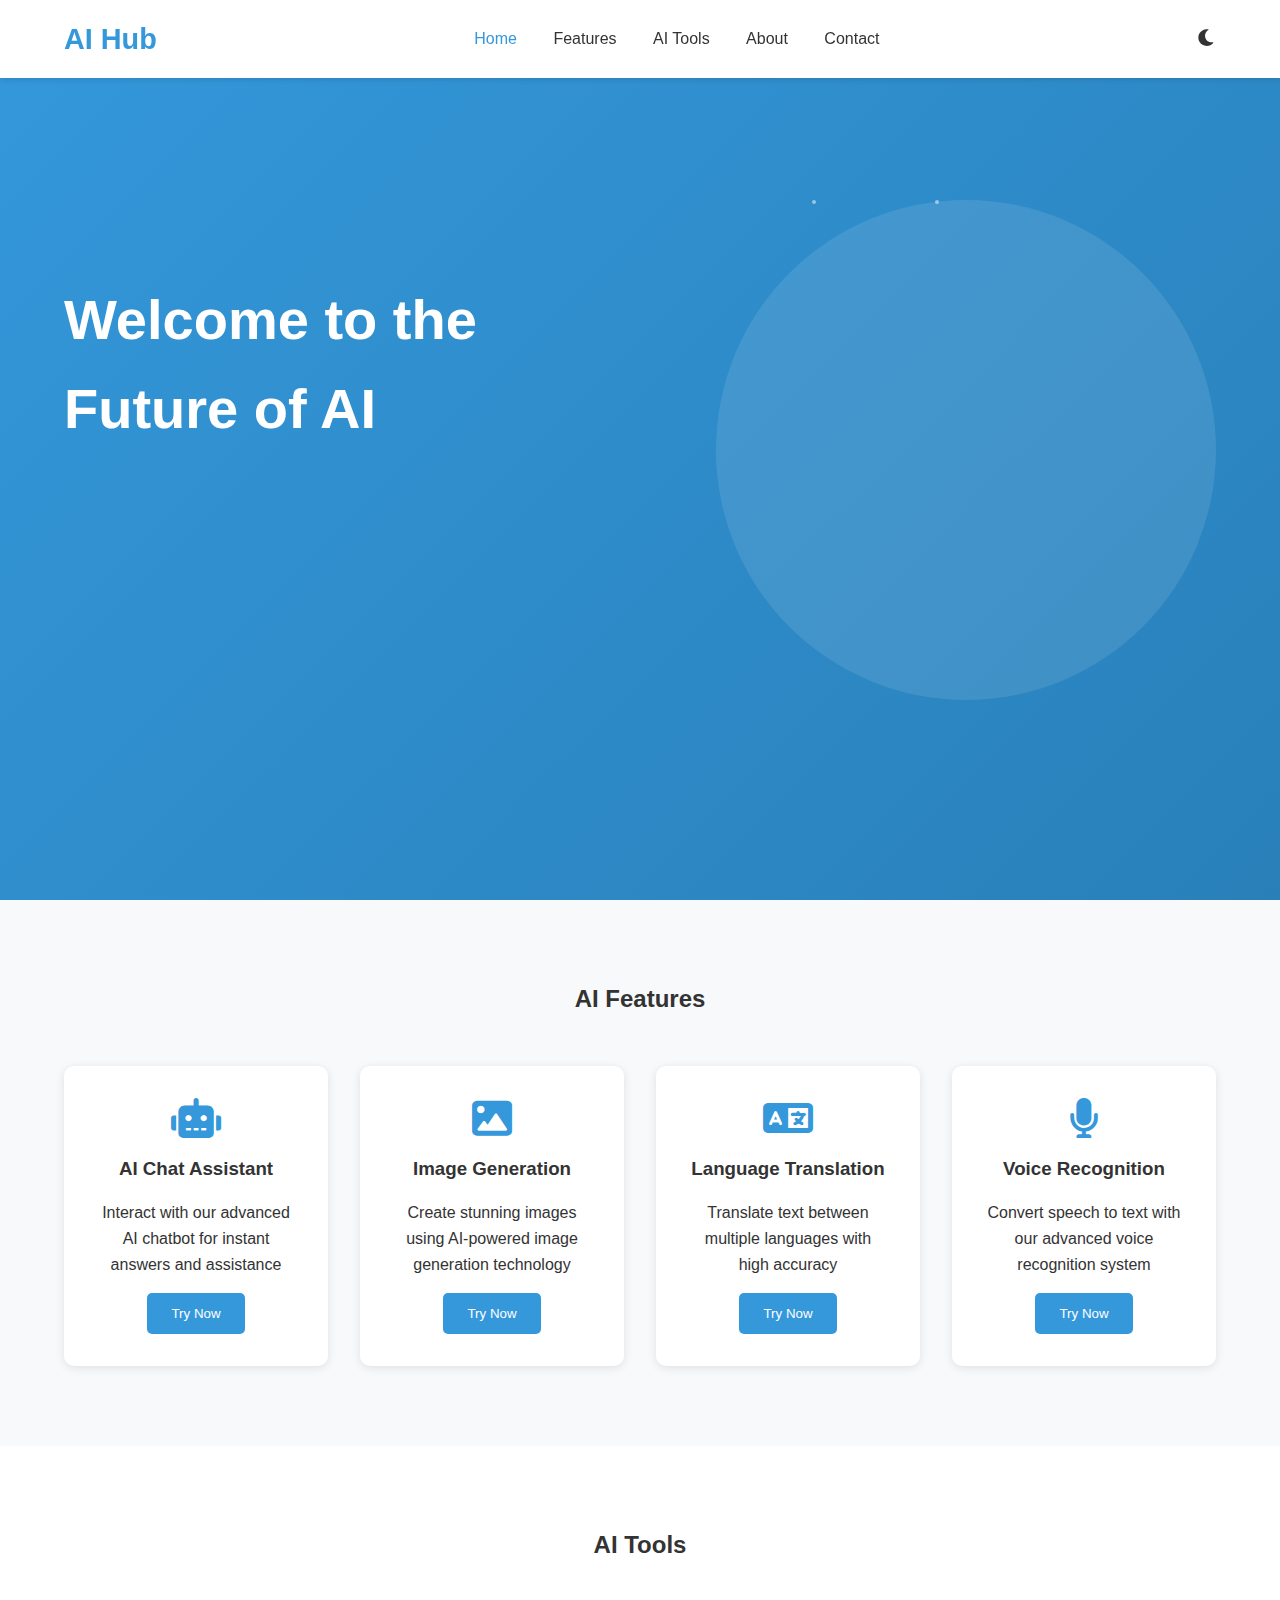
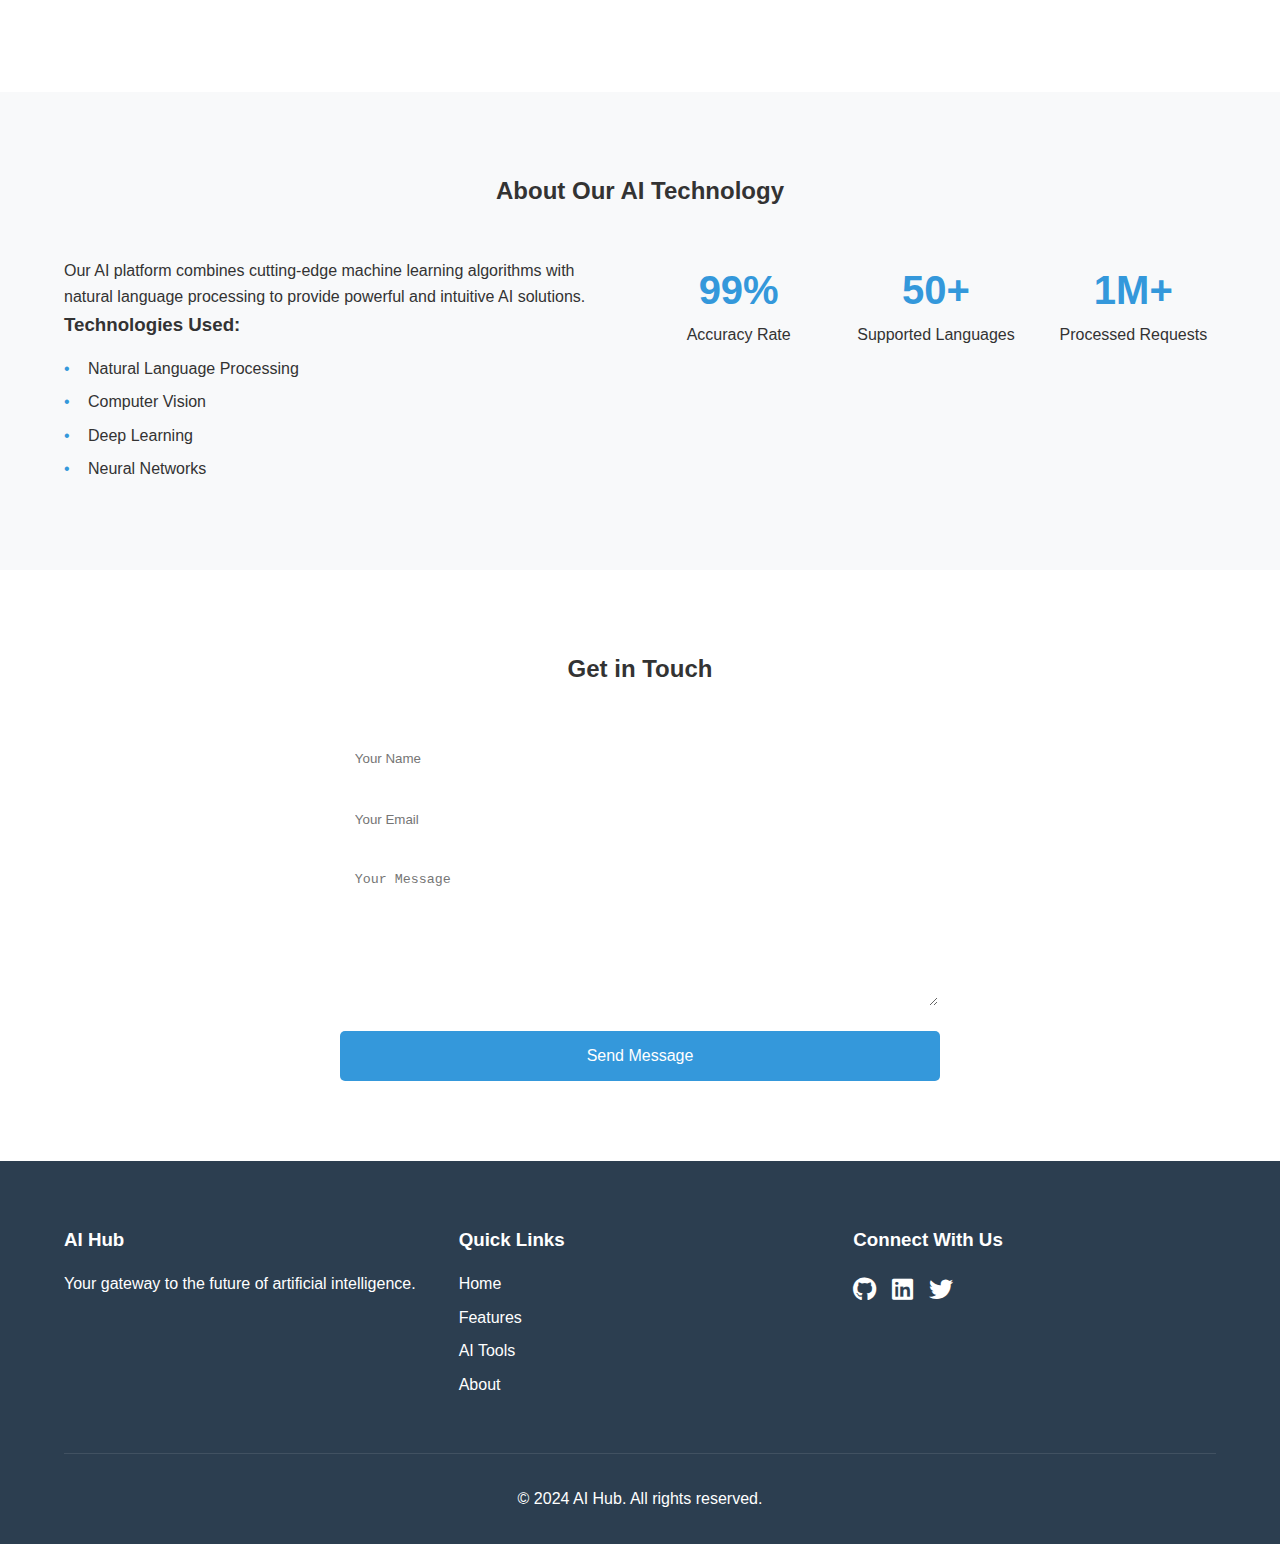
<file: Resume website/project 4/index.html>
<!DOCTYPE html>
<html lang="en">
<head>
    <meta charset="UTF-8">
    <meta name="viewport" content="width=device-width, initial-scale=1.0">
    <title>AI Hub - Your Gateway to Artificial Intelligence</title>
    <link rel="stylesheet" href="styles.css">
    <link rel="stylesheet" href="https://cdnjs.cloudflare.com/ajax/libs/font-awesome/6.0.0/css/all.min.css">
</head>
<body>
    <!-- Header -->
    <header>
        <nav class="navbar">
            <div class="logo">
                <h1>AI Hub</h1>
            </div>
            <div class="nav-links">
                <a href="#home" class="active">Home</a>
                <a href="#features">Features</a>
                <a href="#tools">AI Tools</a>
                <a href="#about">About</a>
                <a href="#contact">Contact</a>
            </div>
            <div class="theme-toggle">
                <i class="fas fa-moon"></i>
            </div>
        </nav>
    </header>

    <!-- Hero Section -->
    <section class="hero" id="home">
        <div class="hero-content">
            <h1>Welcome to the Future of AI</h1>
            <p>Explore the power of artificial intelligence with our cutting-edge tools and features</p>
            <div class="hero-buttons">
                <a href="#features" class="btn primary">Get Started</a>
                <a href="#demo" class="btn secondary">Watch Demo</a>
            </div>
        </div>
        <div class="hero-animation">
            <!-- AI animation will be added here -->
        </div>
    </section>

    <!-- Features Section -->
    <section class="features" id="features">
        <h2>AI Features</h2>
        <div class="features-grid">
            <div class="feature-card">
                <i class="fas fa-robot"></i>
                <h3>AI Chat Assistant</h3>
                <p>Interact with our advanced AI chatbot for instant answers and assistance</p>
                <button class="try-btn" onclick="openChat()">Try Now</button>
            </div>
            <div class="feature-card">
                <i class="fas fa-image"></i>
                <h3>Image Generation</h3>
                <p>Create stunning images using AI-powered image generation technology</p>
                <button class="try-btn" onclick="openImageGen()">Try Now</button>
            </div>
            <div class="feature-card">
                <i class="fas fa-language"></i>
                <h3>Language Translation</h3>
                <p>Translate text between multiple languages with high accuracy</p>
                <button class="try-btn" onclick="openTranslator()">Try Now</button>
            </div>
            <div class="feature-card">
                <i class="fas fa-microphone"></i>
                <h3>Voice Recognition</h3>
                <p>Convert speech to text with our advanced voice recognition system</p>
                <button class="try-btn" onclick="openVoiceRec()">Try Now</button>
            </div>
        </div>
    </section>

    <!-- AI Tools Section -->
    <section class="tools" id="tools">
        <h2>AI Tools</h2>
        <div class="tools-container">
            <!-- AI Chat Tool -->
            <div class="tool-card" id="chatTool">
                <div class="tool-header">
                    <h3>AI Chat Assistant</h3>
                    <button class="close-tool">&times;</button>
                </div>
                <div class="chat-messages">
                    <!-- Messages will be dynamically added here -->
                </div>
                <div class="chat-input">
                    <input type="text" placeholder="Type your message...">
                    <button onclick="sendMessage()">Send</button>
                </div>
            </div>

            <!-- Image Generation Tool -->
            <div class="tool-card" id="imageTool">
                <div class="tool-header">
                    <h3>AI Image Generation</h3>
                    <button class="close-tool">&times;</button>
                </div>
                <div class="image-input">
                    <input type="text" placeholder="Describe the image you want to generate...">
                    <button onclick="generateImage()">Generate</button>
                </div>
                <div class="generated-image">
                    <!-- Generated image will appear here -->
                </div>
            </div>

            <!-- Translation Tool -->
            <div class="tool-card" id="translationTool">
                <div class="tool-header">
                    <h3>AI Translation</h3>
                    <button class="close-tool">&times;</button>
                </div>
                <div class="translation-input">
                    <textarea placeholder="Enter text to translate..."></textarea>
                    <select id="targetLang">
                        <option value="es">Spanish</option>
                        <option value="fr">French</option>
                        <option value="de">German</option>
                        <option value="de">Hindi</option>
                        <option value="de">Gujrati</option>
                        <option value="de">Bihari</option>
                        <option value="de">Bengali</option>
                
                    </select>
                    <button onclick="translateText()">Translate</button>
                </div>
                <div class="translation-output">
                    <!-- Translated text will appear here -->
                </div>
            </div>

            <!-- Voice Recognition Tool -->
            <div class="tool-card" id="voiceTool">
                <div class="tool-header">
                    <h3>Voice Recognition</h3>
                    <button class="close-tool">&times;</button>
                </div>
                <div class="voice-controls">
                    <button id="startRecording" onclick="startRecording()">
                        <i class="fas fa-microphone"></i> Start Recording
                    </button>
                    <button id="stopRecording" onclick="stopRecording()" disabled>
                        <i class="fas fa-stop"></i> Stop Recording
                    </button>
                </div>
                <div class="transcription-output">
                    <!-- Transcribed text will appear here -->
                </div>
            </div>
        </div>
    </section>

    <!-- About Section -->
    <section class="about" id="about">
        <h2>About Our AI Technology</h2>
        <div class="about-content">
            <div class="about-text">
                <p>Our AI platform combines cutting-edge machine learning algorithms with natural language processing to provide powerful and intuitive AI solutions.</p>
                <div class="tech-stack">
                    <h3>Technologies Used:</h3>
                    <ul>
                        <li>Natural Language Processing</li>
                        <li>Computer Vision</li>
                        <li>Deep Learning</li>
                        <li>Neural Networks</li>
                    </ul>
                </div>
            </div>
            <div class="about-stats">
                <div class="stat-item">
                    <span class="number">99%</span>
                    <span class="label">Accuracy Rate</span>
                </div>
                <div class="stat-item">
                    <span class="number">50+</span>
                    <span class="label">Supported Languages</span>
                </div>
                <div class="stat-item">
                    <span class="number">1M+</span>
                    <span class="label">Processed Requests</span>
                </div>
            </div>
        </div>
    </section>

    <!-- Contact Section -->
    <section class="contact" id="contact">
        <h2>Get in Touch</h2>
        <div class="contact-container">
            <form class="contact-form">
                <div class="form-group">
                    <input type="text" placeholder="Your Name" required>
                </div>
                <div class="form-group">
                    <input type="email" placeholder="Your Email" required>
                </div>
                <div class="form-group">
                    <textarea placeholder="Your Message" required></textarea>
                </div>
                <button type="submit" class="btn primary">Send Message</button>
            </form>
        </div>
    </section>

    <!-- Footer -->
    <footer>
        <div class="footer-content">
            <div class="footer-section">
                <h3>AI Hub</h3>
                <p>Your gateway to the future of artificial intelligence.</p>
            </div>
            <div class="footer-section">
                <h3>Quick Links</h3>
                <ul>
                    <li><a href="#home">Home</a></li>
                    <li><a href="#features">Features</a></li>
                    <li><a href="#tools">AI Tools</a></li>
                    <li><a href="#about">About</a></li>
                </ul>
            </div>
            <div class="footer-section">
                <h3>Connect With Us</h3>
                <div class="social-links">
                    <a href="#"><i class="fab fa-github"></i></a>
                    <a href="#"><i class="fab fa-linkedin"></i></a>
                    <a href="#"><i class="fab fa-twitter"></i></a>
                </div>
            </div>
        </div>
        <div class="footer-bottom">
            <p>&copy; 2024 AI Hub. All rights reserved.</p>
        </div>
    </footer>

    <script src="script.js"></script>
</body>
</html>
</file>
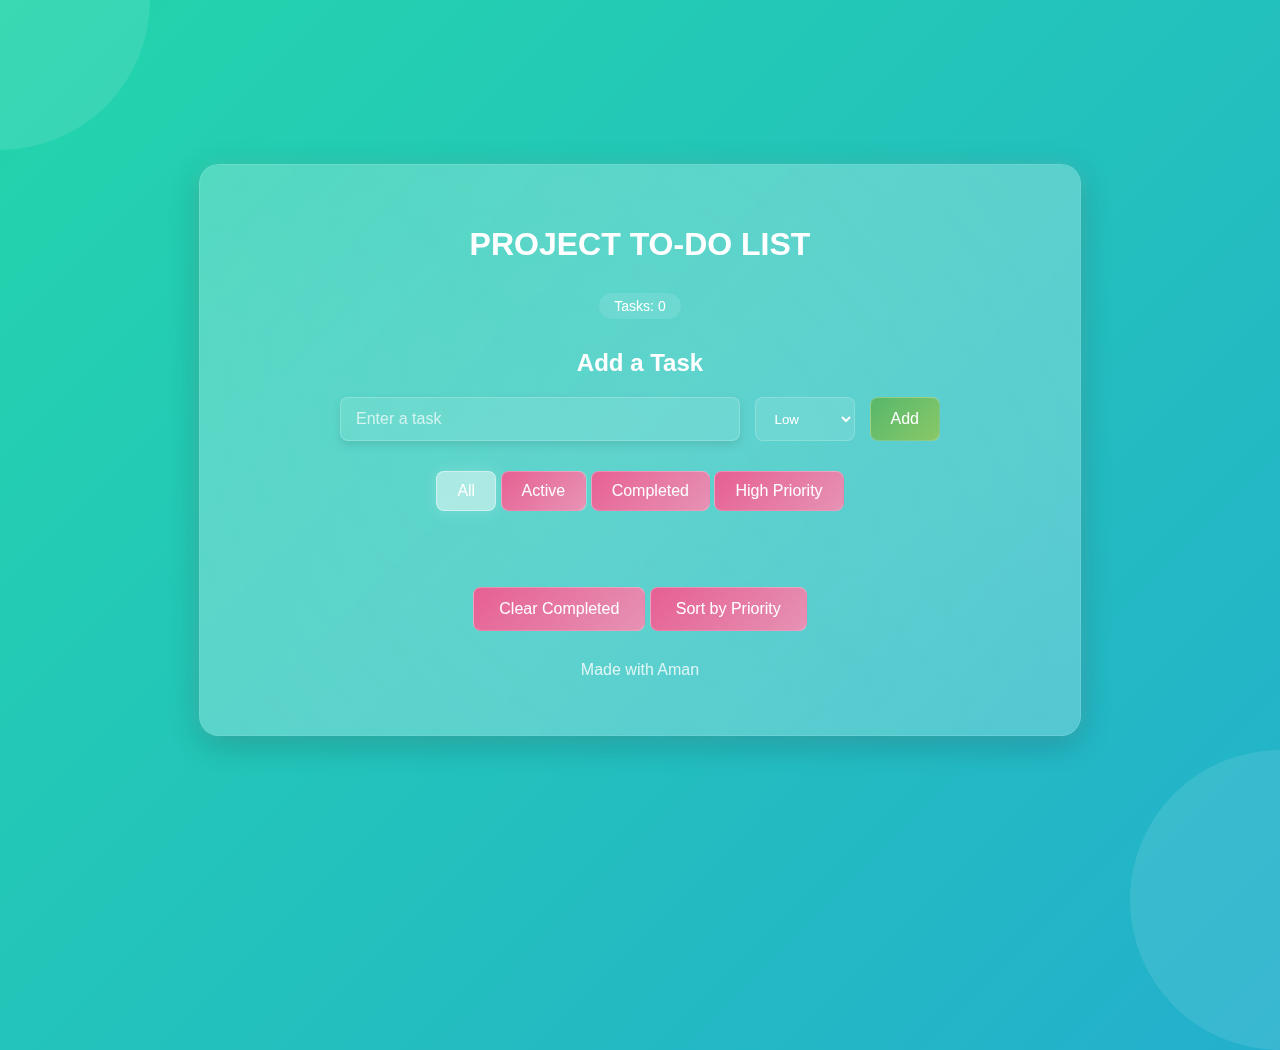
<file: Resume website/project 1/Todo list .html>
<!DOCTYPE html>
<html lang="en">
<head>
    <meta charset="UTF-8">
    <meta name="viewport" content="width=device-width, initial-scale=1.0">
    <title>Project To-Do List</title>
    <link rel="stylesheet" href="styles.css">
</head>
<body>
    <div class="wrapper">
        <header>
            <h1>Project To-Do List</h1>
            <div class="task-counter">Tasks: <span id="taskCount">0</span></div>
        </header>

        <div class="task-input">
            <h2>Add a Task</h2>
            <div class="input-container">
                <input type="text" id="taskInput" placeholder="Enter a task">
                <select id="prioritySelect">
                    <option value="low">Low</option>
                    <option value="medium">Medium</option>
                    <option value="high">High</option>
                </select>
                <button onclick="addTask()" class="add-btn">Add</button>
            </div>
        </div>

        <div class="task-filters">
            <button class="filter-btn active" onclick="filterTasks('all')">All</button>
            <button class="filter-btn" onclick="filterTasks('active')">Active</button>
            <button class="filter-btn" onclick="filterTasks('completed')">Completed</button>
            <button class="filter-btn" onclick="filterTasks('high')">High Priority</button>
        </div>

        <div class="task-list">
            <ul id="taskList"></ul>
        </div>

        <div class="task-actions">
            <button class="action-btn" onclick="clearCompleted()">Clear Completed</button>
            <button class="action-btn" onclick="sortTasks()">Sort by Priority</button>
        </div>

        <footer>
            <p>Made with Aman</p>
        </footer>
    </div>

    <script>
        let tasks = [];
        let currentFilter = 'all';

        function addTask() {
            let taskInput = document.getElementById("taskInput");
            let prioritySelect = document.getElementById("prioritySelect");
            let taskText = taskInput.value.trim();
            if (taskText === "") return;

            const task = {
                id: Date.now(),
                text: taskText,
                completed: false,
                priority: prioritySelect.value,
                date: new Date()
            };

            tasks.push(task);
            updateTaskList();
            updateTaskCount();
            taskInput.value = "";
        }

        function updateTaskList() {
            const taskList = document.getElementById("taskList");
            taskList.innerHTML = "";

            let filteredTasks = tasks;
            if (currentFilter !== 'all') {
                filteredTasks = tasks.filter(task => {
                    if (currentFilter === 'active') return !task.completed;
                    if (currentFilter === 'completed') return task.completed;
                    if (currentFilter === 'high') return task.priority === 'high';
                    return true;
                });
            }

            filteredTasks.forEach(task => {
                let li = document.createElement("li");
                li.className = `priority-${task.priority} ${task.completed ? 'completed' : ''}`;
                li.innerHTML = `
                    <div class="task-content">
                        <input type="checkbox" class="task-checkbox" ${task.completed ? 'checked' : ''} 
                            onchange="toggleComplete(${task.id})">
                        <span>${task.text}</span>
                        <span class="task-date">${formatDate(task.date)}</span>
                    </div>
                    <div class="task-controls">
                        <button class="edit-btn" onclick="editTask(${task.id})">✎</button>
                        <button class="delete-btn" onclick="removeTask(${task.id})">❌</button>
                    </div>
                `;
                li.classList.add("flip");
                taskList.appendChild(li);
            });
        }

        function toggleComplete(taskId) {
            const task = tasks.find(t => t.id === taskId);
            if (task) {
                task.completed = !task.completed;
                updateTaskList();
                updateTaskCount();
            }
        }

        function removeTask(taskId) {
            tasks = tasks.filter(task => task.id !== taskId);
            updateTaskList();
            updateTaskCount();
        }

        function editTask(taskId) {
            const task = tasks.find(t => t.id === taskId);
            if (task) {
                const newText = prompt("Edit task:", task.text);
                if (newText !== null && newText.trim() !== "") {
                    task.text = newText.trim();
                    updateTaskList();
                }
            }
        }

        function filterTasks(filter) {
            currentFilter = filter;
            document.querySelectorAll('.filter-btn').forEach(btn => {
                btn.classList.remove('active');
            });
            event.target.classList.add('active');
            updateTaskList();
        }

        function clearCompleted() {
            tasks = tasks.filter(task => !task.completed);
            updateTaskList();
            updateTaskCount();
        }

        function sortTasks() {
            const priorityOrder = { high: 3, medium: 2, low: 1 };
            tasks.sort((a, b) => priorityOrder[b.priority] - priorityOrder[a.priority]);
            updateTaskList();
        }

        function updateTaskCount() {
            const activeTasks = tasks.filter(task => !task.completed).length;
            document.getElementById("taskCount").textContent = activeTasks;
        }

        function formatDate(date) {
            return new Date(date).toLocaleDateString('en-US', {
                month: 'short',
                day: 'numeric',
                hour: '2-digit',
                minute: '2-digit'
            });
        }

        // Initialize task count
        updateTaskCount();
    </script>
</body>
</html>
</file>
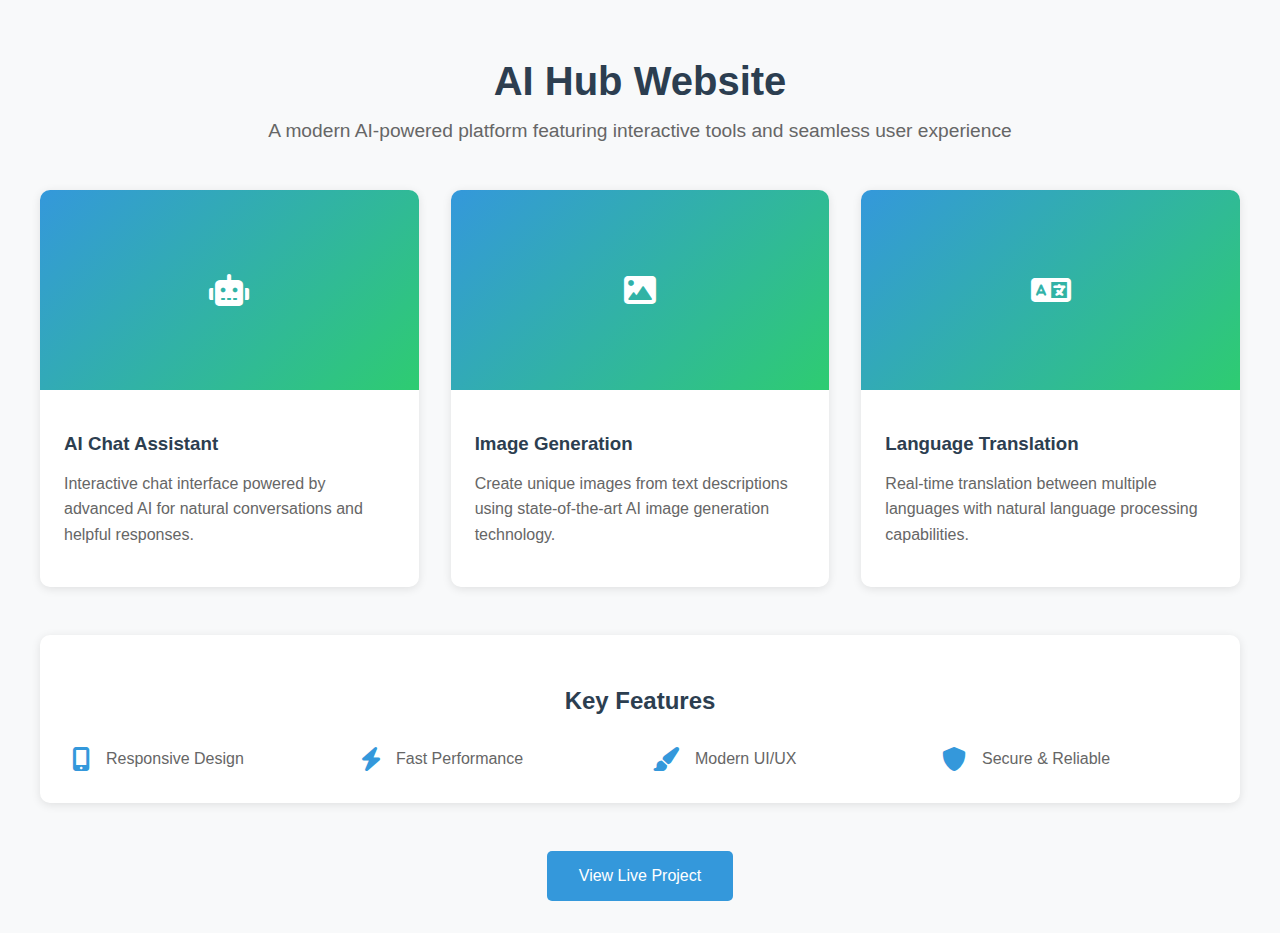
<file: Resume website/project 4/preview.html>
<!DOCTYPE html>
<html lang="en">
<head>
    <meta charset="UTF-8">
    <meta name="viewport" content="width=device-width, initial-scale=1.0">
    <title>AI Hub Website Preview</title>
    <style>
        body {
            margin: 0;
            padding: 0;
            font-family: 'Segoe UI', Tahoma, Geneva, Verdana, sans-serif;
            background: #f8f9fa;
        }

        .preview-container {
            max-width: 1200px;
            margin: 0 auto;
            padding: 2rem;
        }

        .preview-header {
            text-align: center;
            margin-bottom: 3rem;
        }

        .preview-header h1 {
            color: #2c3e50;
            font-size: 2.5rem;
            margin-bottom: 1rem;
        }

        .preview-header p {
            color: #666;
            font-size: 1.2rem;
            max-width: 800px;
            margin: 0 auto;
        }

        .preview-grid {
            display: grid;
            grid-template-columns: repeat(auto-fit, minmax(300px, 1fr));
            gap: 2rem;
            margin-bottom: 3rem;
        }

        .preview-card {
            background: white;
            border-radius: 10px;
            overflow: hidden;
            box-shadow: 0 2px 10px rgba(0,0,0,0.1);
            transition: transform 0.3s ease;
        }

        .preview-card:hover {
            transform: translateY(-5px);
        }

        .preview-image {
            width: 100%;
            height: 200px;
            background: linear-gradient(135deg, #3498db, #2ecc71);
            display: flex;
            align-items: center;
            justify-content: center;
            color: white;
            font-size: 2rem;
        }

        .preview-content {
            padding: 1.5rem;
        }

        .preview-content h3 {
            color: #2c3e50;
            margin-bottom: 1rem;
        }

        .preview-content p {
            color: #666;
            line-height: 1.6;
        }

        .preview-features {
            background: white;
            border-radius: 10px;
            padding: 2rem;
            box-shadow: 0 2px 10px rgba(0,0,0,0.1);
        }

        .preview-features h2 {
            color: #2c3e50;
            margin-bottom: 2rem;
            text-align: center;
        }

        .features-list {
            display: grid;
            grid-template-columns: repeat(auto-fit, minmax(250px, 1fr));
            gap: 1.5rem;
        }

        .feature-item {
            display: flex;
            align-items: center;
            gap: 1rem;
        }

        .feature-item i {
            color: #3498db;
            font-size: 1.5rem;
        }

        .feature-item p {
            color: #666;
            margin: 0;
        }

        .preview-cta {
            text-align: center;
            margin-top: 3rem;
        }

        .preview-cta a {
            display: inline-block;
            padding: 1rem 2rem;
            background: #3498db;
            color: white;
            text-decoration: none;
            border-radius: 5px;
            transition: background 0.3s ease;
        }

        .preview-cta a:hover {
            background: #2980b9;
        }
    </style>
    <link rel="stylesheet" href="https://cdnjs.cloudflare.com/ajax/libs/font-awesome/6.0.0/css/all.min.css">
</head>
<body>
    <div class="preview-container">
        <div class="preview-header">
            <h1>AI Hub Website</h1>
            <p>A modern AI-powered platform featuring interactive tools and seamless user experience</p>
        </div>

        <div class="preview-grid">
            <div class="preview-card">
                <div class="preview-image">
                    <i class="fas fa-robot"></i>
                </div>
                <div class="preview-content">
                    <h3>AI Chat Assistant</h3>
                    <p>Interactive chat interface powered by advanced AI for natural conversations and helpful responses.</p>
                </div>
            </div>

            <div class="preview-card">
                <div class="preview-image">
                    <i class="fas fa-image"></i>
                </div>
                <div class="preview-content">
                    <h3>Image Generation</h3>
                    <p>Create unique images from text descriptions using state-of-the-art AI image generation technology.</p>
                </div>
            </div>

            <div class="preview-card">
                <div class="preview-image">
                    <i class="fas fa-language"></i>
                </div>
                <div class="preview-content">
                    <h3>Language Translation</h3>
                    <p>Real-time translation between multiple languages with natural language processing capabilities.</p>
                </div>
            </div>
        </div>

        <div class="preview-features">
            <h2>Key Features</h2>
            <div class="features-list">
                <div class="feature-item">
                    <i class="fas fa-mobile-alt"></i>
                    <p>Responsive Design</p>
                </div>
                <div class="feature-item">
                    <i class="fas fa-bolt"></i>
                    <p>Fast Performance</p>
                </div>
                <div class="feature-item">
                    <i class="fas fa-paint-brush"></i>
                    <p>Modern UI/UX</p>
                </div>
                <div class="feature-item">
                    <i class="fas fa-shield-alt"></i>
                    <p>Secure & Reliable</p>
                </div>
            </div>
        </div>

        <div class="preview-cta">
            <a href="index.html">View Live Project</a>
        </div>
    </div>
</body>
</html>
</file>
<file: Resume website/project 1/styles.css>
/* General Styles */
body {
    font-family: 'Arial', sans-serif;
    display: flex;
    justify-content: center;
    align-items: center;
    height: 100vh;
    margin: 0;
    background: linear-gradient(-45deg, #ee7752, #e73c7e, #23a6d5, #23d5ab);
    background-size: 400% 400%;
    animation: gradientBG 15s ease infinite;
    position: relative;
    overflow: hidden;
}

/* Animated Background Elements */
body::before,
body::after {
    content: '';
    position: absolute;
    width: 300px;
    height: 300px;
    border-radius: 50%;
    background: rgba(255, 255, 255, 0.1);
    animation: float 8s infinite;
}

body::before {
    top: -150px;
    left: -150px;
    animation-delay: -2s;
}

body::after {
    bottom: -150px;
    right: -150px;
    animation-delay: -4s;
}

/* Background Animation Keyframes */
@keyframes gradientBG {
    0% {
        background-position: 0% 50%;
    }
    50% {
        background-position: 100% 50%;
    }
    100% {
        background-position: 0% 50%;
    }
}

@keyframes float {
    0% {
        transform: translate(0, 0) rotate(0deg);
    }
    33% {
        transform: translate(30px, -50px) rotate(120deg);
    }
    66% {
        transform: translate(-20px, 20px) rotate(240deg);
    }
    100% {
        transform: translate(0, 0) rotate(360deg);
    }
}

/* Wrapper Container */
.wrapper {
    width: 90%;
    max-width: 800px;
    min-width: 300px;
    text-align: center;
    background: rgba(255, 255, 255, 0.15);
    padding: 40px;
    border-radius: 20px;
    backdrop-filter: blur(10px);
    box-shadow: 0 8px 32px rgba(0, 0, 0, 0.2),
                0 0 15px rgba(255, 255, 255, 0.1),
                0 0 30px rgba(255, 255, 255, 0.05);
    border: 1px solid rgba(255, 255, 255, 0.2);
    transform: translateY(0);
    transition: all 0.3s ease;
    position: relative;
    overflow: hidden;
    margin: 20px;
}

.wrapper::before {
    content: '';
    position: absolute;
    top: -50%;
    left: -50%;
    width: 200%;
    height: 200%;
    background: radial-gradient(circle, rgba(255,255,255,0.1) 0%, transparent 70%);
    animation: rotate 20s linear infinite;
}

.wrapper::after {
    content: '';
    position: absolute;
    inset: 0;
    background: linear-gradient(45deg, 
        rgba(255, 255, 255, 0.1) 0%,
        rgba(255, 255, 255, 0.05) 50%,
        rgba(255, 255, 255, 0.1) 100%);
    border-radius: 20px;
    z-index: 1;
}

.wrapper > * {
    position: relative;
    z-index: 2;
}

.wrapper:hover {
    transform: translateY(-5px);
    box-shadow: 0 12px 40px rgba(0, 0, 0, 0.3),
                0 0 20px rgba(255, 255, 255, 0.2),
                0 0 40px rgba(255, 255, 255, 0.1);
    background: rgba(255, 255, 255, 0.2);
}

@keyframes rotate {
    from {
        transform: rotate(0deg);
    }
    to {
        transform: rotate(360deg);
    }
}

/* Header */
header h1 {
    color: white;
    font-size: 32px;
    text-transform: uppercase;
    margin-bottom: 20px;
}

/* Task Input Section */
.task-input {
    margin-top: 30px;
}

h2 {
    color: white;
    font-size: 24px;
    margin-bottom: 20px;
}

.input-container {
    display: flex;
    gap: 15px;
    justify-content: center;
    position: relative;
    max-width: 600px;
    margin: 0 auto;
}

.input-container::after {
    content: '';
    position: absolute;
    bottom: -2px;
    left: 0;
    width: 100%;
    height: 2px;
    background: linear-gradient(90deg, transparent, rgba(255, 255, 255, 0.5), transparent);
    transform: scaleX(0);
    transition: transform 0.3s ease;
}

.input-container:focus-within::after {
    transform: scaleX(1);
}

input {
    flex: 1;
    padding: 12px 15px;
    border: 1px solid rgba(255, 255, 255, 0.2);
    border-radius: 8px;
    font-size: 16px;
    background: rgba(255, 255, 255, 0.1);
    color: white;
    box-shadow: 0 4px 10px rgba(0, 0, 0, 0.1);
    outline: none;
    transition: all 0.3s ease;
}

input::placeholder {
    color: rgba(255, 255, 255, 0.7);
}

input:focus {
    background: rgba(255, 255, 255, 0.15);
    border-color: rgba(255, 255, 255, 0.3);
    box-shadow: 0 4px 15px rgba(0, 0, 0, 0.2);
}

/* Add Button */
button {
    padding: 12px 20px;
    border: none;
    background: linear-gradient(135deg, rgba(255, 64, 129, 0.8), rgba(255, 128, 171, 0.8));
    color: white;
    border-radius: 8px;
    cursor: pointer;
    font-size: 16px;
    transition: all 0.3s ease;
    backdrop-filter: blur(5px);
    border: 1px solid rgba(255, 255, 255, 0.2);
    position: relative;
    overflow: hidden;
}

button::after {
    content: '';
    position: absolute;
    top: 50%;
    left: 50%;
    width: 0;
    height: 0;
    background: rgba(255, 255, 255, 0.2);
    border-radius: 50%;
    transform: translate(-50%, -50%);
    transition: width 0.6s ease, height 0.6s ease;
}

button:hover::after {
    width: 300px;
    height: 300px;
}

/* Task List */
.task-list {
    margin-top: 30px;
    max-height: 60vh;
    overflow-y: auto;
    padding-right: 10px;
}

.task-list::-webkit-scrollbar {
    width: 8px;
}

.task-list::-webkit-scrollbar-track {
    background: rgba(255, 255, 255, 0.1);
    border-radius: 4px;
}

.task-list::-webkit-scrollbar-thumb {
    background: rgba(255, 255, 255, 0.2);
    border-radius: 4px;
}

.task-list::-webkit-scrollbar-thumb:hover {
    background: rgba(255, 255, 255, 0.3);
}

ul {
    list-style: none;
    padding: 0;
    margin-top: 15px;
}

li {
    background: rgba(255, 255, 255, 0.1);
    padding: 20px;
    margin: 15px 0;
    border-radius: 12px;
    cursor: pointer;
    font-size: 18px;
    font-weight: bold;
    display: flex;
    justify-content: space-between;
    align-items: center;
    transition: all 0.3s ease;
    border: 1px solid rgba(255, 255, 255, 0.1);
    color: white;
    position: relative;
    overflow: hidden;
}

li::before {
    content: '';
    position: absolute;
    top: 0;
    left: -100%;
    width: 100%;
    height: 100%;
    background: linear-gradient(
        90deg,
        transparent,
        rgba(255, 255, 255, 0.2),
        transparent
    );
    transition: 0.5s;
}

li:hover::before {
    left: 100%;
}

/* Delete Button */
.delete-btn {
    background: none;
    border: none;
    color: red;
    font-size: 18px;
    cursor: pointer;
    position: relative;
    width: 30px;
    height: 30px;
    display: flex;
    align-items: center;
    justify-content: center;
    border-radius: 50%;
    transition: all 0.3s ease;
}

.delete-btn:hover {
    background: rgba(255, 0, 0, 0.2);
    transform: rotate(90deg);
}

/* Flip Animation */
.flip {
    animation: flip 0.5s ease-in-out;
}

@keyframes flip {
    0% { transform: rotateX(90deg); opacity: 0; }
    100% { transform: rotateX(0deg); opacity: 1; }
}

/* Footer */
footer {
    margin-top: 30px;
    color: white;
    font-size: 16px;
    opacity: 0.8;
}

/* Checkbox Style */
.task-checkbox {
    appearance: none;
    width: 20px;
    height: 20px;
    border: 2px solid rgba(255, 255, 255, 0.3);
    border-radius: 4px;
    margin-right: 10px;
    cursor: pointer;
    position: relative;
    transition: all 0.3s ease;
}

.task-checkbox:checked {
    background: rgba(255, 255, 255, 0.2);
    border-color: rgba(255, 255, 255, 0.5);
}

.task-checkbox:checked::after {
    content: '✓';
    position: absolute;
    color: white;
    font-size: 14px;
    top: 50%;
    left: 50%;
    transform: translate(-50%, -50%);
}

/* Task Counter Animation */
.task-counter {
    background: rgba(255, 255, 255, 0.1);
    padding: 5px 15px;
    border-radius: 15px;
    font-size: 14px;
    color: white;
    margin-top: 10px;
    display: inline-block;
    animation: counterPulse 2s infinite;
}

@keyframes counterPulse {
    0% {
        transform: scale(1);
    }
    50% {
        transform: scale(1.05);
    }
    100% {
        transform: scale(1);
    }
}

/* Loading Animation */
.loading {
    width: 30px;
    height: 30px;
    border: 3px solid rgba(255, 255, 255, 0.1);
    border-radius: 50%;
    border-top-color: white;
    animation: spin 1s linear infinite;
}

@keyframes spin {
    to {
        transform: rotate(360deg);
    }
}

/* Task Priority Indicators */
.priority-high {
    border-left: 4px solid rgba(255, 64, 129, 0.8);
}

.priority-medium {
    border-left: 4px solid rgba(255, 193, 7, 0.8);
}

.priority-low {
    border-left: 4px solid rgba(76, 175, 80, 0.8);
}

/* Task Filters */
.task-filters {
    margin: 30px 0;
    gap: 15px;
}

.filter-btn {
    padding: 10px 20px;
    font-size: 16px;
}

.filter-btn:hover {
    background: rgba(255, 255, 255, 0.2);
    transform: translateY(-2px);
}

.filter-btn.active {
    background: rgba(255, 255, 255, 0.3);
    border-color: rgba(255, 255, 255, 0.4);
    box-shadow: 0 0 15px rgba(255, 255, 255, 0.2);
}

/* Task Actions */
.task-actions {
    margin: 30px 0;
    gap: 15px;
}

.action-btn {
    padding: 12px 25px;
    font-size: 16px;
}

.action-btn:hover {
    background: rgba(255, 255, 255, 0.2);
    transform: translateY(-2px);
}

/* Task Content */
.task-content {
    display: flex;
    align-items: center;
    gap: 10px;
    flex: 1;
}

.task-date {
    font-size: 12px;
    color: rgba(255, 255, 255, 0.7);
    margin-left: auto;
}

.task-controls {
    display: flex;
    gap: 5px;
}

/* Edit Button */
.edit-btn {
    background: none;
    border: none;
    color: #4CAF50;
    font-size: 18px;
    cursor: pointer;
    padding: 5px;
    border-radius: 50%;
    transition: all 0.3s ease;
}

.edit-btn:hover {
    background: rgba(76, 175, 80, 0.2);
    transform: rotate(15deg);
}

/* Priority Select */
#prioritySelect {
    padding: 8px 15px;
    border: 1px solid rgba(255, 255, 255, 0.2);
    background: rgba(255, 255, 255, 0.1);
    color: white;
    border-radius: 8px;
    cursor: pointer;
    transition: all 0.3s ease;
}

#prioritySelect:focus {
    outline: none;
    border-color: rgba(255, 255, 255, 0.4);
    box-shadow: 0 0 10px rgba(255, 255, 255, 0.1);
}

#prioritySelect option {
    background: #2c3e50;
    color: white;
}

/* Completed Task Style */
.completed {
    opacity: 0.7;
    text-decoration: line-through;
}

.completed .task-checkbox {
    background: rgba(255, 255, 255, 0.3);
    border-color: rgba(255, 255, 255, 0.5);
}

/* Add Button Enhancement */
.add-btn {
    background: linear-gradient(135deg, rgba(76, 175, 80, 0.8), rgba(139, 195, 74, 0.8));
    padding: 12px 20px;
    border: none;
    color: white;
    border-radius: 8px;
    cursor: pointer;
    font-size: 16px;
    transition: all 0.3s ease;
    backdrop-filter: blur(5px);
    border: 1px solid rgba(255, 255, 255, 0.2);
}

.add-btn:hover {
    background: linear-gradient(135deg, rgba(76, 175, 80, 0.9), rgba(139, 195, 74, 0.9));
    transform: translateY(-2px);
    box-shadow: 0 5px 15px rgba(76, 175, 80, 0.3);
}

/* Responsive Design */
@media (max-width: 768px) {
    .wrapper {
        width: 95%;
        padding: 20px;
    }

    .input-container {
        flex-direction: column;
    }

    .task-filters {
        flex-wrap: wrap;
    }

    .task-actions {
        flex-direction: column;
    }

    .task-content {
        flex-direction: column;
        align-items: flex-start;
        gap: 5px;
    }

    .task-date {
        margin-left: 0;
    }
}

@tailwind base;
@tailwind components;
@tailwind utilities;
</file>
<file: Resume website/project 4/styles.css>
/* Reset and Base Styles */
* {
    margin: 0;
    padding: 0;
    box-sizing: border-box;
}

:root {
    --primary-color: #3498db;
    --secondary-color: #2ecc71;
    --dark-color: #2c3e50;
    --light-color: #ecf0f1;
    --text-color: #333;
    --bg-color: #fff;
    --card-bg: #f8f9fa;
}

body {
    font-family: 'Segoe UI', Tahoma, Geneva, Verdana, sans-serif;
    line-height: 1.6;
    color: var(--text-color);
    background: var(--bg-color);
    transition: background-color 0.3s ease;
}

/* Dark Mode Styles */
body.dark-mode {
    --text-color: #ecf0f1;
    --bg-color: #1a1a1a;
    --card-bg: #2c2c2c;
}

/* Header Styles */
header {
    background: var(--bg-color);
    box-shadow: 0 2px 5px rgba(0,0,0,0.1);
    position: fixed;
    width: 100%;
    top: 0;
    z-index: 1000;
}

.navbar {
    display: flex;
    justify-content: space-between;
    align-items: center;
    padding: 1rem 5%;
    max-width: 1400px;
    margin: 0 auto;
}

.logo h1 {
    color: var(--primary-color);
    font-size: 1.8rem;
}

.nav-links a {
    text-decoration: none;
    color: var(--text-color);
    margin: 0 1rem;
    font-weight: 500;
    transition: color 0.3s ease;
}

.nav-links a:hover,
.nav-links a.active {
    color: var(--primary-color);
}

.theme-toggle {
    cursor: pointer;
    font-size: 1.2rem;
    color: var(--text-color);
}

/* Hero Section */
.hero {
    min-height: 100vh;
    display: flex;
    align-items: center;
    justify-content: space-between;
    padding: 0 5%;
    background: linear-gradient(135deg, var(--primary-color) 0%, #2980b9 100%);
    color: white;
    position: relative;
    overflow: hidden;
}

.hero-content {
    max-width: 600px;
    z-index: 1;
}

.hero-content h1 {
    font-size: 3.5rem;
    margin-bottom: 1rem;
    animation: slideUp 0.8s ease;
}

.hero-content p {
    font-size: 1.2rem;
    margin-bottom: 2rem;
    animation: slideUp 0.8s ease 0.2s;
    opacity: 0;
    animation-fill-mode: forwards;
}

.hero-buttons {
    display: flex;
    gap: 1rem;
    animation: slideUp 0.8s ease 0.4s;
    opacity: 0;
    animation-fill-mode: forwards;
}

.hero-animation {
    position: absolute;
    right: 5%;
    width: 500px;
    height: 500px;
    background: rgba(255,255,255,0.1);
    border-radius: 50%;
    animation: pulse 2s infinite;
}

/* Features Section */
.features {
    padding: 5rem 5%;
    background: var(--card-bg);
}

.features h2 {
    text-align: center;
    margin-bottom: 3rem;
    color: var(--text-color);
}

.features-grid {
    display: grid;
    grid-template-columns: repeat(auto-fit, minmax(250px, 1fr));
    gap: 2rem;
    max-width: 1400px;
    margin: 0 auto;
}

.feature-card {
    background: var(--bg-color);
    padding: 2rem;
    border-radius: 10px;
    text-align: center;
    box-shadow: 0 2px 10px rgba(0,0,0,0.1);
    transition: transform 0.3s ease;
}

.feature-card:hover {
    transform: translateY(-5px);
}

.feature-card i {
    font-size: 2.5rem;
    color: var(--primary-color);
    margin-bottom: 1rem;
}

.feature-card h3 {
    margin-bottom: 1rem;
    color: var(--text-color);
}

.try-btn {
    margin-top: 1rem;
    padding: 0.8rem 1.5rem;
    background: var(--primary-color);
    color: white;
    border: none;
    border-radius: 5px;
    cursor: pointer;
    transition: background 0.3s ease;
}

.try-btn:hover {
    background: #2980b9;
}

/* Tools Section */
.tools {
    padding: 5rem 5%;
}

.tools h2 {
    text-align: center;
    margin-bottom: 3rem;
    color: var(--text-color);
}

.tools-container {
    max-width: 1200px;
    margin: 0 auto;
}

.tool-card {
    background: var(--bg-color);
    border-radius: 10px;
    box-shadow: 0 2px 10px rgba(0,0,0,0.1);
    margin-bottom: 2rem;
    display: none;
}

.tool-card.active {
    display: block;
    animation: fadeIn 0.5s ease;
}

.tool-header {
    padding: 1rem;
    border-bottom: 1px solid #ddd;
    display: flex;
    justify-content: space-between;
    align-items: center;
}

.close-tool {
    background: none;
    border: none;
    font-size: 1.5rem;
    cursor: pointer;
    color: var(--text-color);
}

/* Chat Tool Styles */
.chat-messages {
    height: 300px;
    overflow-y: auto;
    padding: 1rem;
}

.chat-input {
    padding: 1rem;
    border-top: 1px solid #ddd;
    display: flex;
    gap: 1rem;
}

.chat-input input {
    flex: 1;
    padding: 0.8rem;
    border: 1px solid #ddd;
    border-radius: 5px;
    background: var(--bg-color);
    color: var(--text-color);
}

/* Image Generation Tool Styles */
.image-input {
    padding: 1rem;
    display: flex;
    gap: 1rem;
}

.generated-image {
    padding: 1rem;
    text-align: center;
}

.generated-image img {
    max-width: 100%;
    border-radius: 5px;
}

/* Translation Tool Styles */
.translation-input {
    padding: 1rem;
}

.translation-input textarea {
    width: 100%;
    height: 100px;
    padding: 0.8rem;
    margin-bottom: 1rem;
    border: 1px solid #ddd;
    border-radius: 5px;
    background: var(--bg-color);
    color: var(--text-color);
}

/* Voice Recognition Tool Styles */
.voice-controls {
    padding: 1rem;
    display: flex;
    gap: 1rem;
    justify-content: center;
}

.transcription-output {
    padding: 1rem;
    min-height: 100px;
}

/* About Section */
.about {
    padding: 5rem 5%;
    background: var(--card-bg);
}

.about h2 {
    text-align: center;
    margin-bottom: 3rem;
    color: var(--text-color);
}

.about-content {
    max-width: 1200px;
    margin: 0 auto;
    display: grid;
    grid-template-columns: 1fr 1fr;
    gap: 2rem;
}

.tech-stack ul {
    list-style: none;
    margin-top: 1rem;
}

.tech-stack li {
    margin-bottom: 0.5rem;
    padding-left: 1.5rem;
    position: relative;
}

.tech-stack li::before {
    content: "•";
    color: var(--primary-color);
    position: absolute;
    left: 0;
}

.about-stats {
    display: grid;
    grid-template-columns: repeat(3, 1fr);
    gap: 2rem;
}

.stat-item {
    text-align: center;
}

.stat-item .number {
    font-size: 2.5rem;
    font-weight: bold;
    color: var(--primary-color);
    display: block;
}

/* Contact Section */
.contact {
    padding: 5rem 5%;
}

.contact h2 {
    text-align: center;
    margin-bottom: 3rem;
    color: var(--text-color);
}

.contact-container {
    max-width: 600px;
    margin: 0 auto;
}

.contact-form {
    display: flex;
    flex-direction: column;
    gap: 1rem;
}

.form-group input,
.form-group textarea {
    width: 100%;
    padding: 0.8rem;
    border: 1px solid #ddd;
    border-radius: 5px;
    background: var(--bg-color);
    color: var(--text-color);
}

.form-group textarea {
    height: 150px;
    resize: vertical;
}

/* Footer */
footer {
    background: var(--dark-color);
    color: white;
    padding: 4rem 5% 2rem;
}

.footer-content {
    display: grid;
    grid-template-columns: repeat(auto-fit, minmax(250px, 1fr));
    gap: 2rem;
    max-width: 1400px;
    margin: 0 auto;
}

.footer-section h3 {
    margin-bottom: 1rem;
}

.footer-section ul {
    list-style: none;
}

.footer-section ul li {
    margin-bottom: 0.5rem;
}

.footer-section a {
    color: white;
    text-decoration: none;
    transition: color 0.3s ease;
}

.footer-section a:hover {
    color: var(--primary-color);
}

.social-links {
    display: flex;
    gap: 1rem;
    margin-top: 1rem;
}

.social-links a {
    font-size: 1.5rem;
}

.footer-bottom {
    text-align: center;
    margin-top: 3rem;
    padding-top: 2rem;
    border-top: 1px solid rgba(255,255,255,0.1);
}

/* Button Styles */
.btn {
    padding: 1rem 2rem;
    border: none;
    border-radius: 5px;
    cursor: pointer;
    font-size: 1rem;
    transition: all 0.3s ease;
}

.btn.primary {
    background: var(--primary-color);
    color: white;
}

.btn.primary:hover {
    background: #2980b9;
}

.btn.secondary {
    background: transparent;
    color: white;
    border: 2px solid white;
}

.btn.secondary:hover {
    background: white;
    color: var(--primary-color);
}

/* Animations */
@keyframes slideUp {
    from {
        transform: translateY(20px);
        opacity: 0;
    }
    to {
        transform: translateY(0);
        opacity: 1;
    }
}

@keyframes fadeIn {
    from { opacity: 0; }
    to { opacity: 1; }
}

@keyframes pulse {
    0% {
        transform: scale(1);
        opacity: 0.5;
    }
    50% {
        transform: scale(1.1);
        opacity: 0.2;
    }
    100% {
        transform: scale(1);
        opacity: 0.5;
    }
}

/* Particle Animation */
.particle {
    position: absolute;
    width: 4px;
    height: 4px;
    background: rgba(255, 255, 255, 0.5);
    border-radius: 50%;
    animation: floatUp 3s ease-in-out infinite;
}

@keyframes floatUp {
    0% {
        transform: translateY(100%) scale(0);
        opacity: 0;
    }
    50% {
        opacity: 0.8;
    }
    100% {
        transform: translateY(-100%) scale(1);
        opacity: 0;
    }
}

/* Message Animations */
.message {
    opacity: 0;
    transform: translateY(20px);
    transition: all 0.3s ease;
}

.message.user-message {
    background: var(--primary-color);
    color: white;
    padding: 0.8rem 1.2rem;
    border-radius: 15px 15px 0 15px;
    margin: 0.5rem 0;
    max-width: 80%;
    margin-left: auto;
}

.message.ai-message {
    background: var(--card-bg);
    color: var(--text-color);
    padding: 0.8rem 1.2rem;
    border-radius: 15px 15px 15px 0;
    margin: 0.5rem 0;
    max-width: 80%;
}

/* Typing Indicator */
.typing-indicator {
    display: flex;
    gap: 4px;
    padding: 0.8rem 1.2rem;
    background: var(--card-bg);
    border-radius: 15px 15px 15px 0;
    width: fit-content;
    margin: 0.5rem 0;
}

.typing-indicator span {
    width: 8px;
    height: 8px;
    background: var(--primary-color);
    border-radius: 50%;
    animation: typing 1s infinite;
}

.typing-indicator span:nth-child(2) {
    animation-delay: 0.2s;
}

.typing-indicator span:nth-child(3) {
    animation-delay: 0.4s;
}

@keyframes typing {
    0%, 100% {
        transform: translateY(0);
    }
    50% {
        transform: translateY(-5px);
    }
}

/* Button Animations */
.btn, .try-btn {
    position: relative;
    overflow: hidden;
}

.btn::after, .try-btn::after {
    content: '';
    position: absolute;
    top: 50%;
    left: 50%;
    width: 0;
    height: 0;
    background: rgba(255, 255, 255, 0.2);
    border-radius: 50%;
    transform: translate(-50%, -50%);
    transition: width 0.6s ease, height 0.6s ease;
}

.btn:hover::after, .try-btn:hover::after {
    width: 300px;
    height: 300px;
}

/* Feature Card Hover Effects */
.feature-card {
    transition: all 0.3s ease;
}

.feature-card:hover {
    transform: translateY(-10px) scale(1.02);
    box-shadow: 0 5px 20px rgba(0,0,0,0.1);
}

.feature-card i {
    transition: transform 0.3s ease;
}

.feature-card:hover i {
    transform: scale(1.2);
}

/* Stats Animation */
.stat-item .number {
    transition: color 0.3s ease;
}

.stat-item:hover .number {
    color: var(--secondary-color);
}

/* Form Input Animations */
.form-group input,
.form-group textarea {
    transition: all 0.3s ease;
    border: 2px solid transparent;
}

.form-group input:focus,
.form-group textarea:focus {
    border-color: var(--primary-color);
    box-shadow: 0 0 0 3px rgba(52, 152, 219, 0.1);
    outline: none;
}

/* Loading Spinner */
@keyframes spin {
    0% { transform: rotate(0deg); }
    100% { transform: rotate(360deg); }
}

.fa-spinner {
    animation: spin 1s linear infinite;
}

/* Recording Animation */
@keyframes pulse {
    0% {
        transform: scale(1);
        box-shadow: 0 0 0 0 rgba(231, 76, 60, 0.4);
    }
    70% {
        transform: scale(1.05);
        box-shadow: 0 0 0 10px rgba(231, 76, 60, 0);
    }
    100% {
        transform: scale(1);
        box-shadow: 0 0 0 0 rgba(231, 76, 60, 0);
    }
}

.recording {
    animation: pulse 1.5s infinite;
    background-color: #e74c3c;
}

/* Tool Card Transitions */
.tool-card {
    transition: opacity 0.3s ease, transform 0.3s ease;
}

.tool-card.active {
    transform: translateY(0);
}

/* Theme Toggle Animation */
.theme-toggle i {
    transition: transform 0.5s ease;
}

/* Scroll Progress Indicator */
.scroll-progress {
    position: fixed;
    top: 0;
    left: 0;
    width: 100%;
    height: 3px;
    background: linear-gradient(to right, var(--primary-color), var(--secondary-color));
    transform-origin: 0 50%;
    transform: scaleX(0);
    transition: transform 0.1s ease;
    z-index: 1001;
}

/* Responsive Design */
@media (max-width: 768px) {
    .navbar {
        flex-direction: column;
        padding: 1rem;
    }

    .nav-links {
        margin: 1rem 0;
    }

    .nav-links a {
        display: block;
        margin: 0.5rem 0;
        text-align: center;
    }

    .hero {
        flex-direction: column;
        text-align: center;
        padding-top: 100px;
    }

    .hero-content {
        margin-bottom: 2rem;
    }

    .hero-animation {
        position: relative;
        right: auto;
        margin-top: 2rem;
    }

    .about-content {
        grid-template-columns: 1fr;
    }

    .about-stats {
        grid-template-columns: 1fr;
    }

    .feature-card:hover {
        transform: translateY(-5px) scale(1.01);
    }
    
    .message {
        max-width: 90%;
    }
}
</file>
